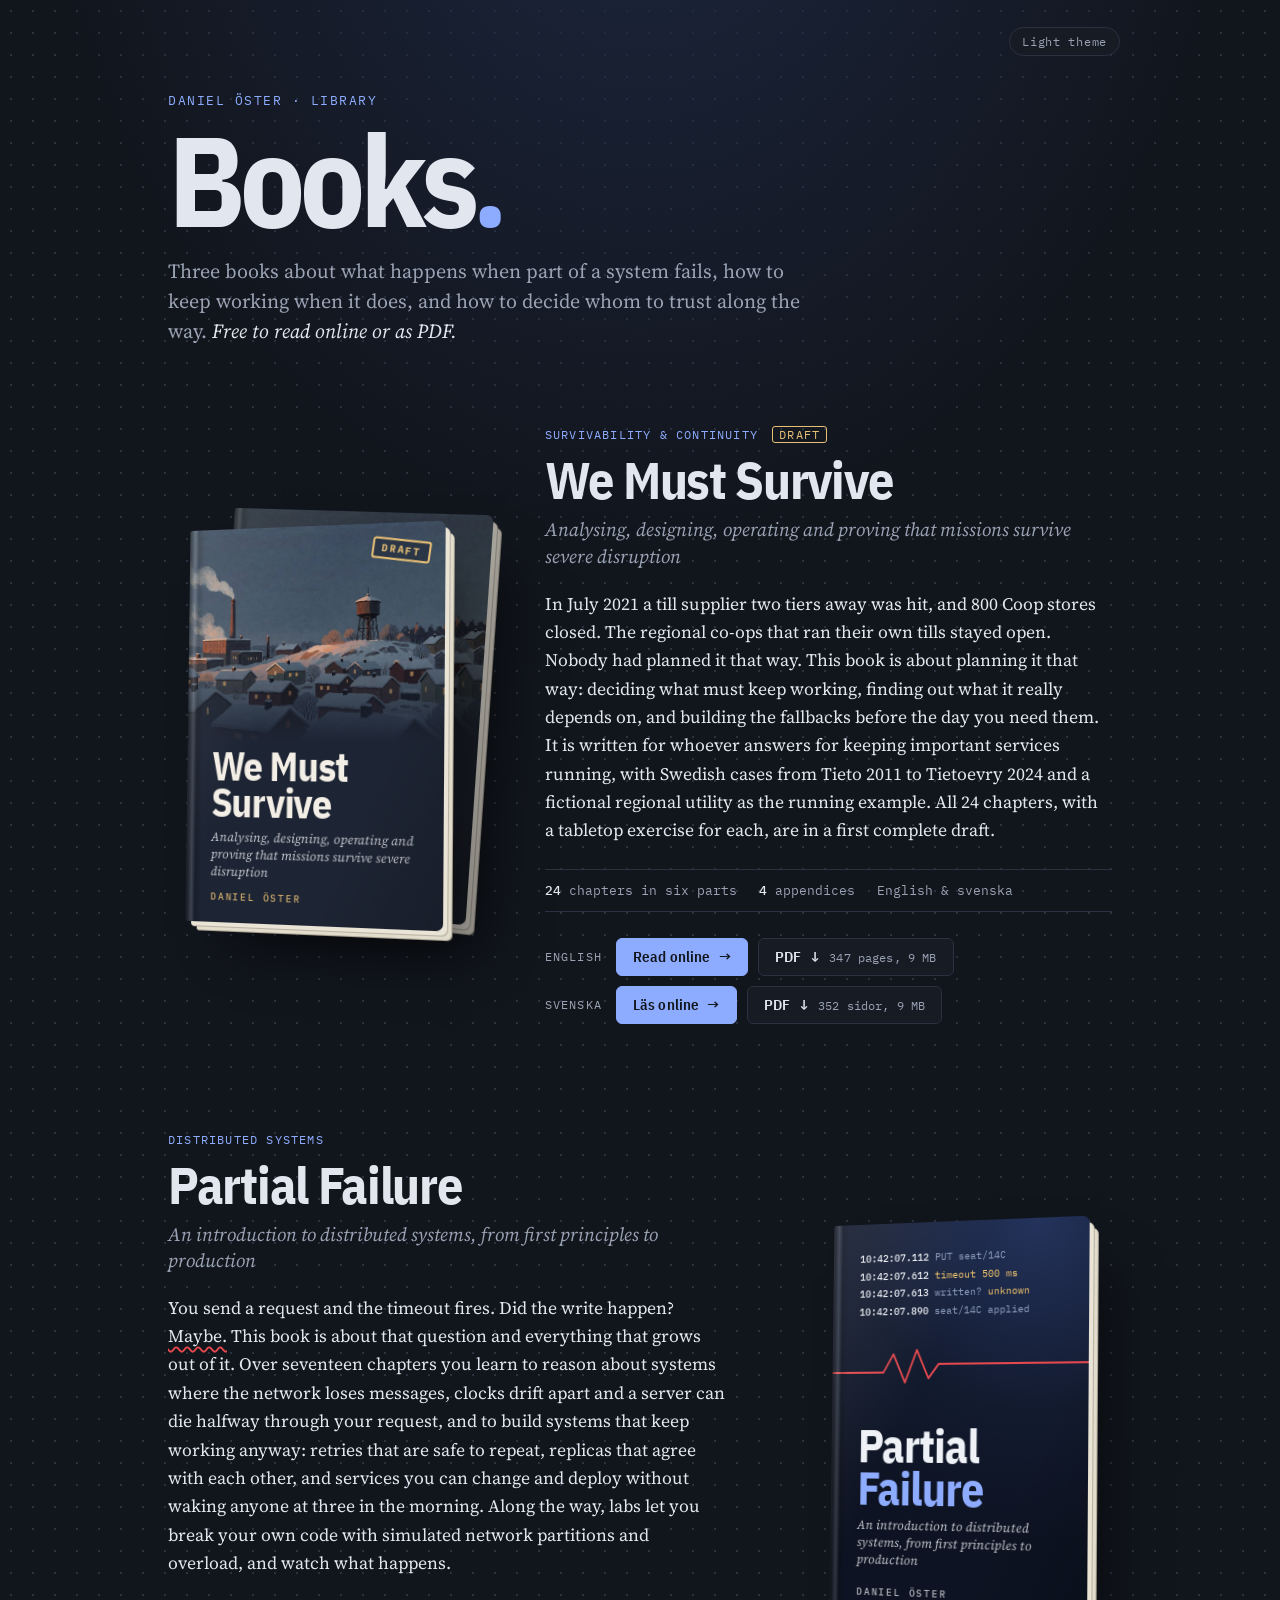
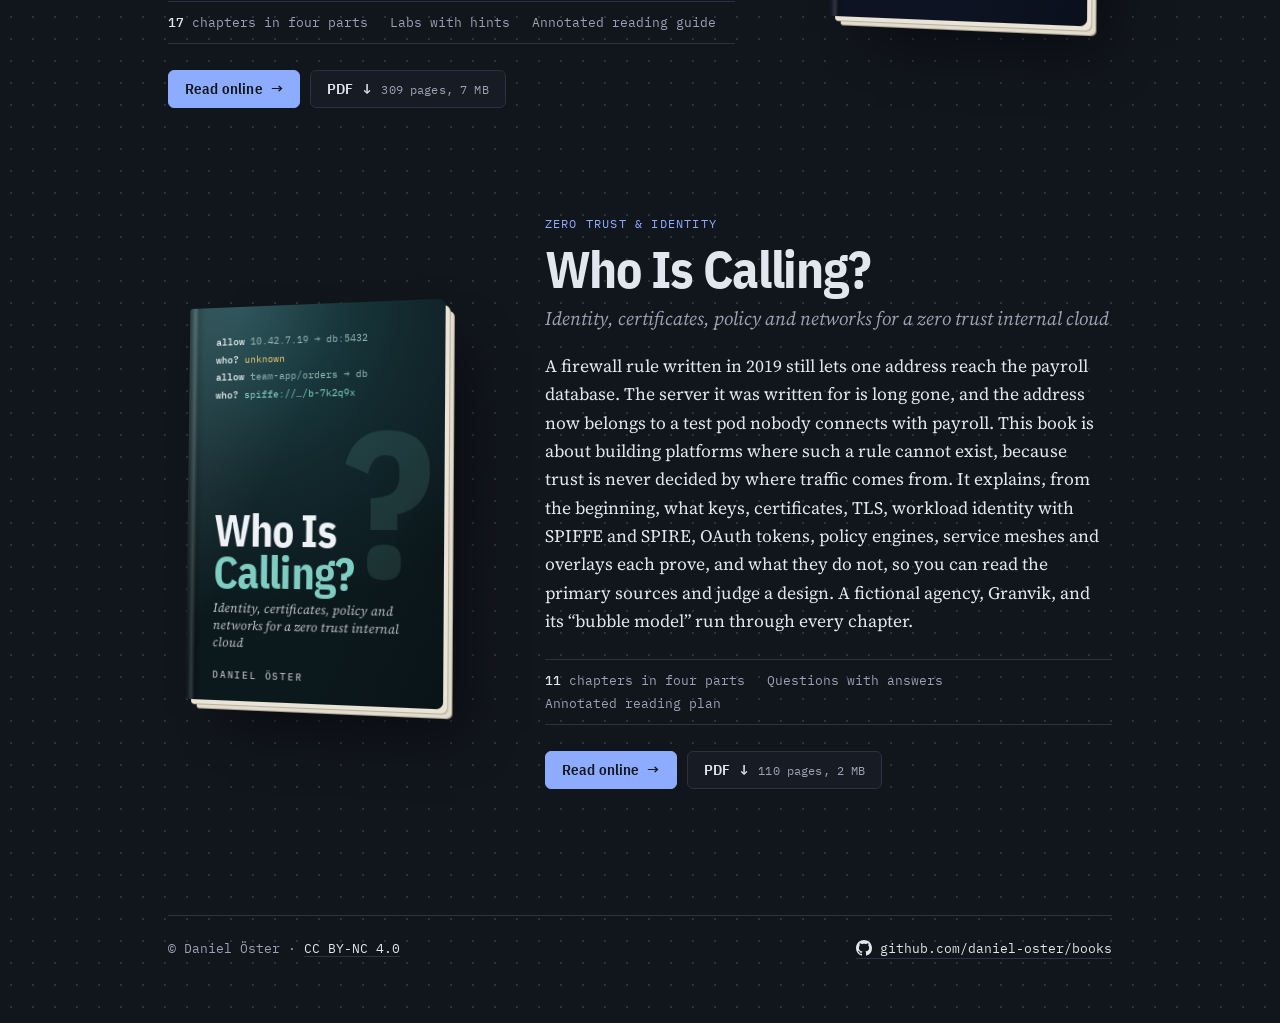
<file: index.html>
<!doctype html>
<html lang="en">
<head>
<meta charset="utf-8">
<meta name="viewport" content="width=device-width, initial-scale=1">
<title>Books</title>
<meta name="description" content="Three books by Daniel Öster on keeping software and services working when parts of them fail, and on deciding whom to trust. Free to read online or as PDF.">
<link rel="preconnect" href="https://fonts.googleapis.com">
<link rel="preconnect" href="https://fonts.gstatic.com" crossorigin>
<link rel="stylesheet" href="https://fonts.googleapis.com/css2?family=IBM+Plex+Mono:wght@400;500&family=IBM+Plex+Sans+Condensed:wght@500;600;700&family=Source+Serif+4:ital,opsz,wght@0,8..60,400;0,8..60,600;1,8..60,400&display=swap">
<link rel="stylesheet" href="assets/book.css?v=3b7e21c4">
<script>
  // follow the theme chosen in the book (same origin, same localStorage key)
  try { const t = localStorage.getItem('pf-theme'); if (t === 'dark' || t === 'light') document.documentElement.setAttribute('data-theme', t); } catch (e) {}
</script>
</head>
<body class="library">
<main class="landing">
  <button class="theme-toggle" id="themeBtn" type="button">Light theme</button>
  <header class="landing-head">
    <div class="kicker">Daniel Öster · Library</div>
    <h1>Books</h1>
    <p class="lede">Three books about what happens when part of a system fails, how to keep working when it does, and how to decide whom to trust along the way. <em>Free to read online or as PDF.</em></p>
  </header>

  <ol class="shelf">
    <li class="book">
      <a class="stack" href="we_must_survive/" aria-label="Read We Must Survive">
        <span class="cover3d cover-wms behind" aria-hidden="true">
          <span class="art"></span>
          <span class="body"><span class="cover-title" lang="sv">Vi måste överleva</span></span>
        </span>
        <span class="cover3d cover-wms">
          <span class="art"></span>
          <span class="stamp">Draft</span>
          <span class="body">
            <span class="cover-title">We Must Survive</span>
            <span class="cover-sub">Analysing, designing, operating and proving that missions survive severe disruption</span>
            <span class="cover-author">Daniel Öster</span>
          </span>
        </span>
      </a>
      <div class="book-text">
        <p class="meta">Survivability &amp; continuity <span class="draft">Draft</span></p>
        <h2><a href="we_must_survive/">We Must Survive</a></h2>
        <p class="sub">Analysing, designing, operating and proving that missions survive severe disruption</p>
        <p class="blurb">In July 2021 a till supplier two tiers away was hit, and 800 Coop stores closed. The regional co-ops that ran their own tills stayed open. Nobody had planned it that way. This book is about planning it that way: deciding what must keep working, finding out what it really depends on, and building the fallbacks before the day you need them. It is written for whoever answers for keeping important services running, with Swedish cases from Tieto 2011 to Tietoevry 2024 and a fictional regional utility as the running example. All 24 chapters, with a tabletop exercise for each, are in a first complete draft.</p>
        <p class="facts"><span><b>24</b> chapters in six parts</span><span><b>4</b> appendices</span><span>English &amp; <span lang="sv">svenska</span></span></p>
        <div class="actions">
          <span class="lang">English</span>
          <span class="row"><a class="read" href="we_must_survive/">Read online <i>→</i></a><a class="pdf" href="we_must_survive/we-must-survive.pdf" download>PDF <i>↓</i> <small>347 pages, 9 MB</small></a></span>
          <span class="lang" lang="sv">Svenska</span>
          <span class="row" lang="sv"><a class="read" href="vi_maste_overleva/">Läs online <i>→</i></a><a class="pdf" href="vi_maste_overleva/vi-maste-overleva.pdf" download>PDF <i>↓</i> <small>352 sidor, 9 MB</small></a></span>
        </div>
      </div>
    </li>

    <li class="book">
      <a class="stack" href="partial_failure/" aria-label="Read Partial Failure">
        <span class="cover3d cover-pf">
          <span class="log" aria-hidden="true">
            <b>10:42:07.112</b> PUT seat/14C<br>
            <b>10:42:07.612</b> <span class="warn">timeout 500 ms</span><br>
            <b>10:42:07.613</b> written? <span class="warn">unknown</span><br>
            <b>10:42:07.890</b> seat/14C applied
          </span>
          <svg class="fault" viewBox="0 0 300 46" preserveAspectRatio="none" aria-hidden="true">
            <path d="M0 30 L62 30 L74 12 L88 40 L102 8 L116 36 L128 22 L300 22" fill="none" stroke="#e5484d" stroke-width="2" stroke-linejoin="round"/>
          </svg>
          <span class="cover-title">Partial <span>Failure</span></span>
          <span class="cover-sub">An introduction to distributed systems, from first principles to production</span>
          <span class="cover-author">Daniel Öster</span>
        </span>
      </a>
      <div class="book-text">
        <p class="meta">Distributed systems</p>
        <h2><a href="partial_failure/">Partial Failure</a></h2>
        <p class="sub">An introduction to distributed systems, from first principles to production</p>
        <p class="blurb">You send a request and the timeout fires. Did the write happen? <span class="squiggle">Maybe.</span> This book is about that question and everything that grows out of it. Over seventeen chapters you learn to reason about systems where the network loses messages, clocks drift apart and a server can die halfway through your request, and to build systems that keep working anyway: retries that are safe to repeat, replicas that agree with each other, and services you can change and deploy without waking anyone at three in the morning. Along the way, labs let you break your own code with simulated network partitions and overload, and watch what happens.</p>
        <p class="facts"><span><b>17</b> chapters in four parts</span><span>Labs with hints</span><span>Annotated reading guide</span></p>
        <div class="actions single">
          <span class="row"><a class="read" href="partial_failure/">Read online <i>→</i></a><a class="pdf" href="partial_failure/partial-failure.pdf" download>PDF <i>↓</i> <small>309 pages, 7 MB</small></a></span>
        </div>
      </div>
    </li>
    <li class="book">
      <a class="stack" href="who_is_calling/" aria-label="Read Who Is Calling?">
        <span class="cover3d cover-wic">
          <span class="log" aria-hidden="true">
            <b>allow</b> 10.42.7.19 → db:5432<br>
            <b>who?</b> <span class="warn">unknown</span><br>
            <b>allow</b> team-app/orders → db<br>
            <b>who?</b> <span class="ok">spiffe://…/b-7k2q9x</span>
          </span>
          <span class="mark" aria-hidden="true">?</span>
          <span class="cover-title">Who Is <span>Calling?</span></span>
          <span class="cover-sub">Identity, certificates, policy and networks for a zero trust internal cloud</span>
          <span class="cover-author">Daniel Öster</span>
        </span>
      </a>
      <div class="book-text">
        <p class="meta">Zero trust &amp; identity</p>
        <h2><a href="who_is_calling/">Who Is Calling?</a></h2>
        <p class="sub">Identity, certificates, policy and networks for a zero trust internal cloud</p>
        <p class="blurb">A firewall rule written in 2019 still lets one address reach the payroll database. The server it was written for is long gone, and the address now belongs to a test pod nobody connects with payroll. This book is about building platforms where such a rule cannot exist, because trust is never decided by where traffic comes from. It explains, from the beginning, what keys, certificates, TLS, workload identity with SPIFFE and SPIRE, OAuth tokens, policy engines, service meshes and overlays each prove, and what they do not, so you can read the primary sources and judge a design. A fictional agency, Granvik, and its “bubble model” run through every chapter.</p>
        <p class="facts"><span><b>11</b> chapters in four parts</span><span>Questions with answers</span><span>Annotated reading plan</span></p>
        <div class="actions single">
          <span class="row"><a class="read" href="who_is_calling/">Read online <i>→</i></a><a class="pdf" href="who_is_calling/who-is-calling.pdf" download>PDF <i>↓</i> <small>110 pages, 2 MB</small></a></span>
        </div>
      </div>
    </li>
  </ol>

  <footer class="colophon">
    <span>© Daniel Öster · <a href="https://creativecommons.org/licenses/by-nc/4.0/" rel="license">CC BY-NC 4.0</a></span>
    <a class="gh" href="https://github.com/daniel-oster/books"><svg viewBox="0 0 16 16" aria-hidden="true"><path d="M8 0C3.58 0 0 3.58 0 8c0 3.54 2.29 6.53 5.47 7.59.4.07.55-.17.55-.38 0-.19-.01-.82-.01-1.49-2.01.37-2.53-.49-2.69-.94-.09-.23-.48-.94-.82-1.13-.28-.15-.68-.52-.01-.53.63-.01 1.08.58 1.23.82.72 1.21 1.87.87 2.33.66.07-.52.28-.87.51-1.07-1.78-.2-3.64-.89-3.64-3.95 0-.87.31-1.59.82-2.15-.08-.2-.36-1.02.08-2.12 0 0 .67-.21 2.2.82.64-.18 1.32-.27 2-.27.68 0 1.36.09 2 .27 1.53-1.04 2.2-.82 2.2-.82.44 1.1.16 1.92.08 2.12.51.56.82 1.27.82 2.15 0 3.07-1.87 3.75-3.65 3.95.29.25.54.73.54 1.48 0 1.07-.01 1.93-.01 2.2 0 .21.15.46.55.38A8.013 8.013 0 0016 8c0-4.42-3.58-8-8-8z"/></svg>github.com/daniel-oster/books</a>
  </footer>
</main>
<script>
  // same localStorage key as the books, so the choice follows the reader
  (function () {
    const root = document.documentElement, btn = document.getElementById('themeBtn');
    const label = () => { btn.textContent = root.getAttribute('data-theme') === 'light' ? 'Dark theme' : 'Light theme'; };
    btn.addEventListener('click', () => {
      const next = root.getAttribute('data-theme') === 'light' ? 'dark' : 'light';
      root.setAttribute('data-theme', next);
      try { localStorage.setItem('pf-theme', next); } catch (e) {}
      label();
    });
    label();
  })();
</script>
</body>
</html>
</file>
<file: assets/book.css>
/* Shared style for the book pages and the landing page.
   Layout: chapter rail in a hamburger drawer, one reading column (38.2vw golden ratio, clamped to 68ch–800px).
   Visual idea: an engineer's notebook — cool paper, ink-blue accent, mono labels like log lines. */
:root {
  --bg: #f6f7f9;
  --paper: #ffffff;
  --fg: #1c2230;
  --muted: #5b6475;
  --rule: #dde1e8;
  --accent: #2b55c7;
  --accent-soft: #e7edfb;
  --note: #eef2f7;     --note-ink: #3f5070;
  --def: #e9f4f3;      --def-ink: #1f6b63;
  --ex: #f3effa;       --ex-ink: #5b3e96;
  --tip: #eef6ea;      --tip-ink: #3c6b2a;
  --warn: #fbf3e4;     --warn-ink: #8a5a12;
  --q: #eaf0fb;        --q-ink: #2b55c7;
  --lab: #f1f2f4;      --lab-ink: #343c4c;
  --code-bg: #f0f2f5;
  --font-body: "Source Serif 4", Georgia, "Times New Roman", serif;
  --font-head: "IBM Plex Sans Condensed", "Arial Narrow", "Helvetica Neue", Arial, sans-serif;
  --font-mono: "IBM Plex Mono", ui-monospace, SFMono-Regular, Menlo, Consolas, monospace;
  --measure: 68ch;
}
:root:not([data-theme="light"]) {  /* dark is the default; light only when the reader picks it */
  --bg: #11151c; --paper: #161b24; --fg: #e2e6ee; --muted: #9aa3b4; --rule: #2a3140;
  --accent: #8eacff; --accent-soft: #1d2740;
  --note: #1b2130; --note-ink: #a9b7d3;
  --def: #15282a; --def-ink: #7fcdc2;
  --ex: #211c30; --ex-ink: #c2aef0;
  --tip: #18261a; --tip-ink: #a3d18f;
  --warn: #2a2214; --warn-ink: #e7bf75;
  --q: #18213a; --q-ink: #9fb8ff;
  --lab: #1b2029; --lab-ink: #c9d0dc;
  --code-bg: #1b212c;
  color-scheme: dark;
}

* { box-sizing: border-box; }
html { scroll-behavior: smooth; }
@media (prefers-reduced-motion: reduce) { html { scroll-behavior: auto; } }
body {
  background: var(--bg); color: var(--fg);
  font-family: var(--font-body); font-size: 17.5px; line-height: 1.62;
  margin: 0;
}
a { color: var(--accent); text-underline-offset: 2px; }
/* cross-references inside the book: quieter than ordinary links */
a.xref { text-decoration-style: dotted; text-decoration-thickness: 1px; }
a.xref:hover { text-decoration-style: solid; }
.lab-links { font-family: var(--font-mono); font-size: 13px; color: var(--muted); margin: 6px 0 12px; }
.box .lab-links { margin: 14px 0 0; padding-top: 10px; border-top: 1px dashed var(--rule); }
a:focus-visible, button:focus-visible, summary:focus-visible { outline: 2px solid var(--accent); outline-offset: 2px; border-radius: 3px; }

/* ---------- progress + top bar ---------- */
.progress { position: fixed; top: env(safe-area-inset-top, 0px); left: 0; height: 3px; width: 0; background: var(--accent); z-index: 30; }
.topbar {
  display: none; position: sticky; top: env(safe-area-inset-top, 0px); z-index: 20;
  background: var(--bg); border-bottom: 1px solid var(--rule);
  padding: 10px 16px; align-items: center; gap: 12px;
  font-family: var(--font-head);
}
.topbar strong { font-size: 17px; letter-spacing: .01em; }
.topbar .where { color: var(--muted); font-size: 14px; white-space: nowrap; overflow: hidden; text-overflow: ellipsis; min-width: 0; }
.btn {
  font: 500 14px var(--font-head); color: var(--fg); background: var(--paper);
  border: 1px solid var(--rule); border-radius: 6px; padding: 6px 10px; cursor: pointer;
}
.btn:hover { border-color: var(--accent); }

/* ---------- shell ---------- */
.shell { display: grid; grid-template-columns: minmax(0, 1fr); min-height: 100vh; }
.rail {
  position: sticky; top: 0; height: 100vh; overflow-y: auto;
  border-right: 1px solid var(--rule); padding: 28px 18px 40px 22px;
  font-family: var(--font-head); background: var(--bg);
}
.rail-title { font-size: 26px; font-weight: 700; line-height: 1.05; letter-spacing: -.01em; margin: 0 0 4px; }
.rail-sub { color: var(--muted); font-size: 14px; margin: 0 0 18px; line-height: 1.35; }
.rail-tools { display: flex; gap: 8px; margin-bottom: 20px; flex-wrap: wrap; }
.nav-part {
  font-family: var(--font-mono); font-size: 11px; letter-spacing: .08em; text-transform: uppercase;
  color: var(--muted); margin: 18px 0 6px;
}
.nav-list { list-style: none; margin: 0; padding: 0; }
.nav-list a {
  display: grid; grid-template-columns: 28px 1fr; gap: 6px; align-items: baseline;
  text-decoration: none; color: var(--fg); padding: 5px 8px; border-radius: 5px; font-size: 15.5px; line-height: 1.25;
}
.nav-list a:hover { background: var(--accent-soft); }
.nav-list a.active { background: var(--accent-soft); color: var(--accent); font-weight: 600; }
.nav-num { font-family: var(--font-mono); font-size: 12px; color: var(--muted); }
.nav-list a.active .nav-num { color: var(--accent); }
.nav-list a.done .nav-num::after { content: " ✓"; color: var(--tip-ink); }
.nav-list > li { position: relative; }
.nav-list > li.has-sub > a { padding-right: 30px; }
.nav-toggle {
  position: absolute; right: 2px; top: 3px; width: 24px; height: 24px; padding: 0;
  border: 0; border-radius: 4px; background: none; color: var(--muted); cursor: pointer;
  font: 12px var(--font-mono); transition: transform .15s ease;
}
.nav-toggle:hover { background: var(--accent-soft); color: var(--fg); }
li.expanded > .nav-toggle { transform: rotate(90deg); }
.nav-sub { display: none; list-style: none; margin: 2px 0 8px 22px; padding: 0 0 0 10px; border-left: 1px solid var(--rule); }
li.expanded > .nav-sub { display: block; }
.nav-list .nav-sub a {
  display: block; padding: 3px 8px; font-size: 13.5px; line-height: 1.3; color: var(--muted); font-weight: 400;
}
.nav-list .nav-sub a:hover { color: var(--fg); }
.nav-list .nav-sub a.active { background: none; color: var(--accent); font-weight: 600; }

main { padding-block: 0 120px; padding-inline: clamp(16px, 5vw, 64px); min-width: 0; }
.column { max-width: clamp(var(--measure), 38.2vw, 800px); margin: 0 auto; }

/* ---------- cover ---------- */
.cover { padding-block: 72px 40px; border-bottom: 1px solid var(--rule); margin-bottom: 8px; }
.cover .kicker { font-family: var(--font-mono); font-size: 12.5px; letter-spacing: .08em; text-transform: uppercase; color: var(--accent); }
.cover h1 { font-family: var(--font-head); font-weight: 700; font-size: clamp(44px, 7vw, 76px); line-height: .98; letter-spacing: -.02em; margin: 14px 0 12px; text-wrap: balance; }
.cover .sub { font-size: 21px; color: var(--muted); margin: 0 0 26px; text-wrap: balance; }
.cover .log {
  font-family: var(--font-mono); font-size: 13px; line-height: 1.7; color: var(--muted);
  background: var(--paper); border: 1px solid var(--rule); border-radius: 8px; padding: 14px 16px; overflow-x: auto;
}
.cover .log b { color: var(--fg); font-weight: 500; }
.cover .log .bad { color: var(--warn-ink); }
.cover .meta { display: flex; flex-wrap: wrap; gap: 6px 22px; margin-top: 18px; font-family: var(--font-head); color: var(--muted); font-size: 15px; }
.cover .edition { display: flex; flex-wrap: wrap; gap: 8px; margin-top: 22px; font-family: var(--font-head); font-size: 15px; }
.cover .edition .lang { display: inline-flex; align-items: baseline; gap: 6px; padding: 5px 12px; border: 1px solid var(--rule); border-radius: 999px; color: var(--muted); text-decoration: none; }
.cover .edition a.lang:hover { color: var(--fg); border-color: var(--accent); }
.cover .edition .lang.current { color: var(--fg); border-color: var(--accent); background: var(--accent-soft); font-weight: 600; }
.cover .edition small { font-family: var(--font-mono); font-size: 11px; letter-spacing: .06em; text-transform: uppercase; color: var(--muted); font-weight: 400; }
.cover .translation-note { margin: 12px 0 0; font-size: 15px; color: var(--muted); }

/* ---------- draft marking (opt in with body.is-draft) ---------- */
.is-draft .cover { position: relative; }
.draft-stamp {
  position: absolute; top: 12px; right: 0; transform: rotate(6deg);
  padding: 6px 14px 5px; border: 3px solid var(--warn-ink); border-radius: 6px; color: var(--warn-ink);
  font-family: var(--font-head); font-weight: 700; font-size: 22px; letter-spacing: .18em; line-height: 1;
  text-transform: uppercase; text-align: center; opacity: .85; pointer-events: none;
}
.draft-stamp small { display: block; margin-top: 4px; font-family: var(--font-mono); font-weight: 500; font-size: 10.5px; letter-spacing: .08em; }
.draft-watermark {
  position: fixed; inset: 0; z-index: 10; display: grid; place-items: center; overflow: hidden; pointer-events: none;
}
.draft-watermark span {
  transform: rotate(-30deg); white-space: nowrap; color: var(--warn-ink); opacity: .07;
  font-family: var(--font-head); font-weight: 700; font-size: clamp(110px, 18vw, 260px); letter-spacing: .12em;
}

/* ---------- chapters ---------- */
.part-divider { margin: 72px 0 0; font-family: var(--font-mono); font-size: 12px; letter-spacing: .1em; text-transform: uppercase; color: var(--muted); display: flex; align-items: center; gap: 12px; }
.part-divider::after { content: ""; flex: 1; height: 1px; background: var(--rule); }
.chapter { padding-top: 40px; scroll-margin-top: 56px; }
.chapter + .chapter { border-top: 1px solid var(--rule); margin-top: 64px; }
.chapter-head { margin-bottom: 28px; }
.chapter-num { font-family: var(--font-mono); font-size: 13px; letter-spacing: .08em; text-transform: uppercase; color: var(--accent); }
.chapter h1 { font-family: var(--font-head); font-weight: 700; font-size: clamp(34px, 4.6vw, 48px); line-height: 1.04; letter-spacing: -.015em; margin: 8px 0 8px; text-wrap: balance; }
.chapter-sub { font-size: 19px; color: var(--muted); margin: 0; font-style: italic; }
.chapter h2 { font-family: var(--font-head); font-weight: 600; font-size: 28px; line-height: 1.15; margin: 52px 0 12px; text-wrap: balance; scroll-margin-top: 60px; }
.chapter h3 { font-family: var(--font-head); font-weight: 600; font-size: 21px; line-height: 1.2; margin: 34px 0 8px; text-wrap: balance; scroll-margin-top: 60px; }
.chapter h4 { font-family: var(--font-head); font-weight: 600; font-size: 17px; margin: 24px 0 6px; }
.chapter p, .chapter li { hyphens: auto; }
.chapter .mermaid-diagram p, .chapter .mermaid-diagram span { hyphens: manual; }
.chapter ul, .chapter ol { padding-left: 1.3em; }
.chapter li + li { margin-top: 4px; }
strong { font-weight: 600; }
code { font-family: var(--font-mono); font-size: .84em; background: var(--code-bg); padding: 1px 5px; border-radius: 4px; }
.code { overflow-x: auto; background: var(--code-bg); border-radius: 8px; margin: 18px 0; border: 1px solid var(--rule); }
.code pre { margin: 0; padding: 14px 16px; font-family: var(--font-mono); font-size: 13.5px; line-height: 1.55; }
.code code { background: none; padding: 0; font-size: inherit; }
hr { border: 0; border-top: 1px solid var(--rule); margin: 36px 0; }
blockquote { margin: 20px 0; padding: 2px 0 2px 18px; border-left: 3px solid var(--rule); color: var(--muted); font-style: italic; }

.table { overflow-x: auto; margin: 20px 0; border: 1px solid var(--rule); border-radius: 8px; background: var(--paper); }
table { border-collapse: collapse; width: 100%; font-size: 15px; line-height: 1.45; }
th { font-family: var(--font-head); font-weight: 600; text-align: left; background: var(--note); color: var(--fg); }
th, td { padding: 9px 12px; border-bottom: 1px solid var(--rule); vertical-align: top; }
tr:last-child td { border-bottom: 0; }
td { font-variant-numeric: tabular-nums; }

figure { margin: 26px 0; }
.diagram { overflow-x: auto; background: var(--paper); border: 1px solid var(--rule); border-radius: 8px; padding: 16px; margin: 18px 0; }
.diagram pre.mermaid { margin: 0; background: none; text-align: center; font-family: var(--font-head); }
figure .diagram { margin: 0; }
.chapter-art { margin: 0 0 28px; }
.chapter-art img { display: block; width: 100%; height: auto; border-radius: 8px; border: 1px solid var(--rule, rgba(127,127,127,.25)); }
figcaption { font-family: var(--font-head); font-size: 14.5px; color: var(--muted); margin-top: 8px; line-height: 1.4; }

/* ---------- boxes ---------- */
.box { border-radius: 8px; padding: 14px 18px 4px; margin: 24px 0; background: var(--note); --ink: var(--note-ink); }
.box-label { font-family: var(--font-mono); font-size: 11.5px; letter-spacing: .08em; text-transform: uppercase; color: var(--ink); margin-bottom: 4px; }
.box-title { text-transform: none; letter-spacing: 0; font-family: var(--font-head); font-size: 15px; font-weight: 600; }
.box p:first-of-type { margin-top: 4px; }
.box > *:last-child { margin-bottom: 12px; }
.box.overview { background: var(--accent-soft); --ink: var(--accent); }
.box.definition { background: var(--def); --ink: var(--def-ink); }
.box.example, .box.case { background: var(--ex); --ink: var(--ex-ink); }
.box.tip { background: var(--tip); --ink: var(--tip-ink); }
.box.warning { background: var(--warn); --ink: var(--warn-ink); }
.box.question { background: var(--q); --ink: var(--q-ink); }
.box.lab { background: var(--lab); --ink: var(--lab-ink); border: 1px dashed var(--rule); }
.box.objectives, .box.essential, .box.bridge, .box.synthesis, .box.why { background: var(--paper); border: 1px solid var(--rule); --ink: var(--accent); }
.box.essential p { font-size: 19px; font-style: italic; }
.box details { border-top: 1px solid var(--rule); margin: 8px 0 12px; padding-top: 8px; }
.box summary { cursor: pointer; font-family: var(--font-head); font-weight: 600; color: var(--ink); font-size: 15px; }
.box .table { background: var(--paper); }

details.deep { border: 1px solid var(--rule); border-radius: 8px; margin: 24px 0; background: var(--paper); }
details.deep > summary { cursor: pointer; padding: 12px 18px; font-family: var(--font-head); font-weight: 600; font-size: 16px; list-style: none; display: flex; gap: 10px; align-items: baseline; flex-wrap: wrap; }
details.deep > summary::-webkit-details-marker { display: none; }
details.deep > summary::before { content: "+"; font-family: var(--font-mono); color: var(--muted); width: 1ch; }
details.deep[open] > summary::before { content: "−"; }
details.deep .box-label { --ink: var(--muted); margin: 0; }
.deep-body { padding: 0 18px 8px; border-top: 1px solid var(--rule); }
details.hint { background: var(--tip); border-color: transparent; }
details.hint .box-label { --ink: var(--tip-ink); }
details.solution { background: var(--q); border-color: transparent; }
details.solution .box-label { --ink: var(--q-ink); }

.chapter-nav { display: flex; justify-content: space-between; gap: 12px; margin-top: 40px; font-family: var(--font-head); flex-wrap: wrap; }
.chapter-nav a { text-decoration: none; padding: 8px 12px; border: 1px solid var(--rule); border-radius: 6px; background: var(--paper); color: var(--fg); font-size: 15px; }
.chapter-nav a:hover { border-color: var(--accent); }

/* ---------- drawer menu (all widths) ---------- */
.topbar { display: flex; }
.menu-btn { font-size: 20px; line-height: 1; padding: 4px 10px; }
.rail { position: fixed; z-index: 40; left: 0; top: 0; width: min(320px, 86vw); transform: translateX(-102%); transition: transform .2s ease; box-shadow: 0 0 40px rgba(0,0,0,.25); padding-top: calc(24px + env(safe-area-inset-top, 0px)); }
.rail.open { transform: none; }
.scrim { position: fixed; inset: 0; background: rgba(0,0,0,.35); z-index: 35; }

/* ---------- mobile ---------- */
@media (max-width: 900px) {
  .cover { padding-block: 36px 28px; }
  body { font-size: 17px; }
}
@media (prefers-reduced-motion: reduce) { .rail { transition: none; } }

/* ---------- landing page ---------- */
/* A shelf: each book is a physical cover (fixed colours, same in both themes) beside its blurb. */
body.library {
  background-color: var(--bg);
  background-image:
    radial-gradient(ellipse 70% 45% at 50% -10%, var(--accent-soft), transparent 70%),
    radial-gradient(var(--rule) 1px, transparent 1.2px);
  background-size: 100% 100%, 22px 22px;
  background-repeat: no-repeat, repeat;
  min-height: 100vh;
  --shadow: rgba(0, 0, 0, .55);
}
:root[data-theme="light"] body.library { --shadow: rgba(28, 34, 48, .28); }
.landing { max-width: 1040px; margin: 0 auto; padding: clamp(56px, 10vh, 112px) clamp(16px, 5vw, 48px) 64px; position: relative; }
.theme-toggle { position: absolute; top: clamp(16px, 3vh, 28px); right: clamp(16px, 4vw, 40px); font: 12px var(--font-mono); letter-spacing: .06em;
  color: var(--muted); background: var(--paper); border: 1px solid var(--rule); border-radius: 999px; padding: 6px 12px; cursor: pointer; }
.theme-toggle:hover { color: var(--fg); border-color: var(--muted); }

.landing-head { max-width: 640px; margin-bottom: clamp(56px, 9vh, 96px); }
.landing-head .kicker { font-family: var(--font-mono); font-size: 12.5px; letter-spacing: .12em; text-transform: uppercase; color: var(--accent); }
.landing-head h1 {
  font-family: var(--font-head); font-weight: 700; font-size: clamp(64px, 11vw, 128px);
  line-height: .86; letter-spacing: -.04em; margin: 14px 0 22px;
}
.landing-head h1::after { content: "."; color: var(--accent); }
.landing-head .lede { font-size: 20px; line-height: 1.5; color: var(--muted); margin: 0; }
.landing-head .lede em { color: var(--fg); font-style: italic; }

/* one book per row, cover alternating sides */
.shelf { list-style: none; margin: 0; padding: 0; display: grid; gap: clamp(72px, 12vh, 128px); }
.book {
  display: grid; grid-template-columns: 300px minmax(0, 1fr); gap: clamp(40px, 6vw, 80px); align-items: center;
  animation: rise .7s cubic-bezier(.2, .7, .2, 1) both;
}
.book:nth-child(2) { animation-delay: .12s; }
.book:nth-child(3) { animation-delay: .24s; }
.book:nth-child(even) { grid-template-columns: minmax(0, 1fr) 300px; }
.book:nth-child(even) .stack { order: 2; }
@keyframes rise { from { opacity: 0; transform: translateY(18px); } }

/* ---- the physical cover ---- */
.stack { position: relative; display: block; width: 260px; justify-self: center; perspective: 1400px; text-decoration: none; }
.cover3d {
  position: relative; display: flex; flex-direction: column; aspect-ratio: 2 / 3; width: 100%;
  border-radius: 3px 7px 7px 3px; overflow: hidden; color: #eef1f6;
  transform: rotateY(-16deg) rotateX(2deg); transform-origin: left center;
  box-shadow:
    1px 0 0 rgba(255,255,255,.08) inset,
    5px 5px 0 -1px #e9e4d6, 6px 6px 0 -1px #b9b2a2,
    10px 10px 0 -2px #e2dccd, 11px 11px 0 -2px #a8a192,
    30px 34px 48px -18px var(--shadow);
  transition: transform .45s cubic-bezier(.2, .7, .2, 1), box-shadow .45s;
}
.cover3d::before { /* spine: a crease and a highlight along the bound edge */
  content: ""; position: absolute; inset: 0 auto 0 0; width: 16px; z-index: 3; pointer-events: none;
  background: linear-gradient(90deg, rgba(0,0,0,.45), rgba(255,255,255,.14) 35%, rgba(0,0,0,.18) 60%, transparent);
}
.cover3d::after { /* sheen */
  content: ""; position: absolute; inset: 0; z-index: 3; pointer-events: none;
  background: linear-gradient(115deg, rgba(255,255,255,.10), transparent 38%, transparent 70%, rgba(0,0,0,.18));
}
.stack:hover .cover3d, .stack:focus-visible .cover3d { transform: rotateY(-4deg) rotateX(0) translateY(-6px); }
.stack:focus-visible { outline: none; }
.stack:focus-visible .cover3d { outline: 2px solid var(--accent); outline-offset: 6px; }

.cover-author { font: 500 10px/1 var(--font-mono); letter-spacing: .18em; text-transform: uppercase; opacity: .7; }
.cover-title { font-family: var(--font-head); font-weight: 700; letter-spacing: -.02em; line-height: .92; margin: 0; }
.cover-sub { font-family: var(--font-body); font-style: italic; font-size: 12.5px; line-height: 1.35; opacity: .78; margin: 8px 0 0; }

/* We Must Survive: the winter town from chapter 0, slate below, draft stamp */
.cover-wms { background: #1d2433; }
.cover-wms .art { height: 54%; background: url("../we_must_survive/img/ch00.jpg") 72% 50% / cover no-repeat; position: relative; }
.cover-wms .art::after { content: ""; position: absolute; inset: auto 0 0 0; height: 40%; background: linear-gradient(transparent, #1d2433); }
.cover-wms .body { flex: 1; padding: 6px 22px 20px 26px; display: flex; flex-direction: column; }
.cover-wms .cover-title { font-size: 40px; color: #f3efe6; }
.cover-wms .cover-author { margin-top: auto; color: #e7bf75; opacity: .85; }
.cover-wms .stamp {
  position: absolute; top: 16px; right: 14px; z-index: 2; transform: rotate(8deg);
  border: 2px solid #e7bf75; border-radius: 3px; padding: 2px 7px; color: #e7bf75; background: rgba(29,36,51,.55);
  font: 700 10px/1.3 var(--font-mono); letter-spacing: .2em; text-transform: uppercase;
}
/* the Swedish edition, a second copy lying behind */
.stack .behind {
  position: absolute; inset: 0; transform: translate(34px, -22px) rotateY(-16deg) rotate(4deg); transform-origin: left center;
  filter: brightness(.72) saturate(.8); z-index: -1;
}
.stack:hover .behind { transform: translate(52px, -28px) rotateY(-10deg) rotate(6deg); }
.behind .cover-title { font-size: 34px; }

/* Partial Failure: ink-blue, the log lines from the book's cover, a fault line through it */
.cover-pf { background: radial-gradient(120% 80% at 80% 0%, #24335c, #121a2e 60%, #0d1322); padding: 26px 22px 20px 28px; }
.cover-pf .log { font: 10px/1.75 var(--font-mono); color: #8c9bbb; white-space: nowrap; }
.cover-pf .log b { color: #eef1f6; font-weight: 500; }
.cover-pf .log .warn { color: #f0c46c; }
.cover-pf .fault { display: block; width: calc(100% + 50px); margin: 22px -22px 0 -28px; height: 46px; }
.cover-pf .cover-title { font-size: 46px; margin-top: auto; }
.cover-pf .cover-title span { display: block; color: #8eacff; }
.cover-pf .cover-author { margin-top: 18px; }

/* Who Is Calling?: deep teal, an address nobody can name and an identity that answers, one large question mark */
.cover-wic { background: radial-gradient(120% 80% at 20% 0%, #1f4a4f, #12282d 58%, #0b181c); padding: 26px 22px 20px 28px; }
.cover-wic .log { font: 10px/1.75 var(--font-mono); color: #8fb3b0; white-space: nowrap; }
.cover-wic .log b { color: #eef1f6; font-weight: 500; }
.cover-wic .log .warn { color: #f0c46c; }
.cover-wic .log .ok { color: #7fcdc2; }
.cover-wic .mark { position: absolute; right: 10px; top: 92px; font: 700 200px/1 var(--font-head); color: rgba(127, 205, 194, .14); pointer-events: none; }
.cover-wic .cover-title { font-size: 44px; margin-top: auto; position: relative; }
.cover-wic .cover-title span { display: block; color: #7fcdc2; }
.cover-wic .cover-sub { position: relative; }
.cover-wic .cover-author { margin-top: 18px; }

/* ---- the text beside the cover ---- */
.book-text .meta { font: 12px var(--font-mono); letter-spacing: .1em; text-transform: uppercase; color: var(--accent); margin: 0; }
.book-text .meta .draft { color: var(--warn-ink); border: 1.5px solid currentColor; border-radius: 3px; padding: 0 6px; margin-left: 6px; }
.book-text h2 { font-family: var(--font-head); font-weight: 700; font-size: clamp(36px, 4.6vw, 52px); line-height: 1; letter-spacing: -.025em; margin: 12px 0 10px; }
.book-text h2 a { color: var(--fg); text-decoration: none; }
.book-text h2 a:hover { color: var(--accent); }
.book-text .sub { font-style: italic; font-size: 19px; line-height: 1.4; color: var(--muted); margin: 0 0 20px; }
.book-text .blurb { margin: 0 0 24px; max-width: 62ch; }
.squiggle { text-decoration: underline wavy #e5484d; text-decoration-thickness: 1.5px; text-underline-offset: 4px; text-decoration-skip-ink: none; }
.facts { display: flex; flex-wrap: wrap; gap: 6px 22px; margin: 0 0 26px; padding: 12px 0; border-top: 1px solid var(--rule); border-bottom: 1px solid var(--rule);
  font: 13px var(--font-mono); color: var(--muted); }
.facts b { color: var(--fg); font-weight: 500; }

.actions { display: grid; grid-template-columns: max-content max-content; gap: 10px 14px; align-items: center; }
.actions .lang { font: 11.5px var(--font-mono); letter-spacing: .1em; text-transform: uppercase; color: var(--muted); }
.actions .row { display: flex; flex-wrap: wrap; gap: 10px; }
.actions.single { grid-template-columns: max-content; }
.read, .pdf {
  display: inline-flex; align-items: baseline; gap: 8px; text-decoration: none; border-radius: 6px; padding: 9px 16px;
  font: 600 15px/1.2 var(--font-head); letter-spacing: .01em; transition: background .15s, border-color .15s, color .15s;
}
.read { background: var(--accent); color: var(--bg); border: 1px solid var(--accent); }
.read:hover { background: var(--fg); border-color: var(--fg); }
.pdf { color: var(--fg); border: 1px solid var(--rule); background: var(--paper); }
.pdf:hover { border-color: var(--accent); color: var(--accent); }
.pdf small { font: 400 11.5px var(--font-mono); color: var(--muted); }
.read i, .pdf i { font-style: normal; display: inline-block; transition: transform .15s ease; }
.read:hover i { transform: translateX(3px); }
.pdf:hover i { transform: translateY(2px); }
a.btn { text-decoration: none; display: inline-block; }

/* ---- colophon ---- */
.colophon {
  margin-top: clamp(88px, 14vh, 144px); padding-top: 22px; border-top: 1px solid var(--rule);
  display: flex; flex-wrap: wrap; justify-content: space-between; gap: 10px 32px;
  font: 12.5px/1.6 var(--font-mono); color: var(--muted);
}
.colophon a { color: var(--fg); text-decoration: none; border-bottom: 1px solid var(--rule); }
.colophon a:hover { color: var(--accent); border-color: var(--accent); }
.colophon .gh { display: inline-flex; align-items: center; gap: 8px; }
.colophon svg { width: 16px; height: 16px; fill: currentColor; }

@media (max-width: 820px) {
  .book, .book:nth-child(even) { grid-template-columns: 1fr; }
  .book:nth-child(even) .stack { order: 0; }
  .stack { width: 220px; }
}
@media (prefers-reduced-motion: reduce) {
  .book { animation: none; }
  .cover3d, .stack .behind, .read i, .pdf i { transition: none; }
}

/* ---------- print / PDF ---------- */
@media print {
  @page { size: A4; margin: 18mm 16mm 20mm; }
  body { font-size: 10.5pt; line-height: 1.5; background: #fff; }
  .progress, .topbar, .rail, .scrim, .chapter-nav, .nav-toggle { display: none !important; }
  .shell { display: block; }
  main { padding: 0; }
  .column { max-width: none; }
  .cover { min-height: 240mm; display: flex; flex-direction: column; justify-content: center; border-bottom: 0; break-after: page; }
  .chapter { break-before: page; padding-top: 0; }
  .chapter + .chapter { border-top: 0; margin-top: 0; }
  .part-divider { break-after: avoid; }
  h1, h2, h3, h4, .chapter-head, summary { break-after: avoid; }
  pre, figure, .box, .mermaid-diagram { break-inside: avoid; }
  figure:has(> .table) { break-inside: auto; }
  tr { break-inside: avoid; }
  thead { display: table-header-group; }
  p, li { orphans: 3; widows: 3; }
  a.xref, .lab-links a { color: inherit; text-decoration: none; }
  details.deep > summary::before { content: ""; width: 0; }
  details > summary { cursor: default; }
  .draft-stamp, .draft-watermark span { -webkit-print-color-adjust: exact; print-color-adjust: exact; }
  .draft-watermark span { font-size: 150pt; opacity: .08; }
}
</file>
